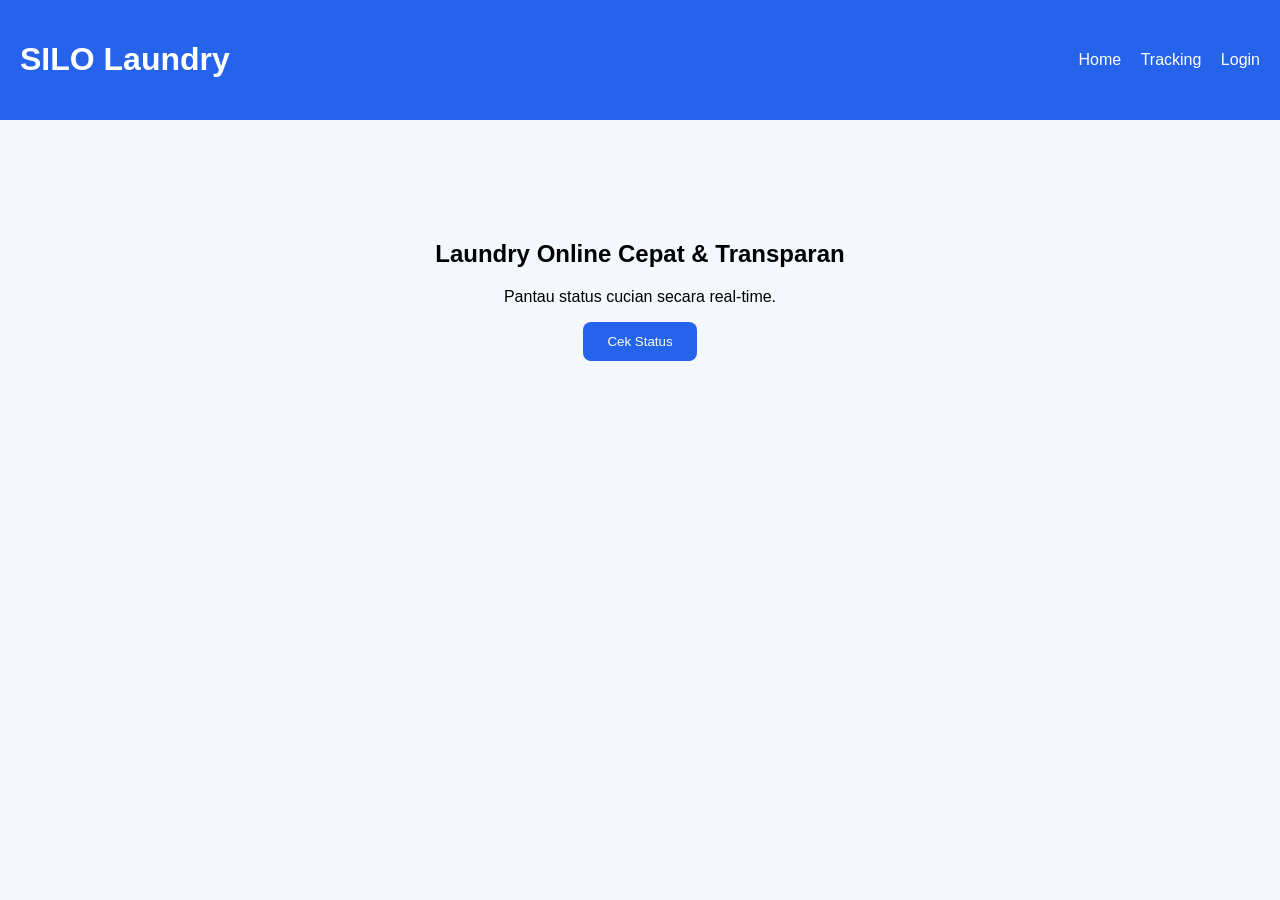
<file: index.html>
<!DOCTYPE html>
<html lang="id">
<head>
  <meta charset="UTF-8">
  <meta name="viewport" content="width=device-width, initial-scale=1.0">
  <title>SILO Laundry</title>
  <link rel="stylesheet" href="style.css">
</head>
<body>

  <header>
    <h1>SILO Laundry</h1>
    <nav>
      <a href="#">Home</a>
      <a href="#">Tracking</a>
      <a href="#">Login</a>
    </nav>
  </header>

  <main>
    <section class="hero">
      <h2>Laundry Online Cepat & Transparan</h2>
      <p>Pantau status cucian secara real-time.</p>

      <button>Cek Status</button>
    </section>
  </main>

  <script src="script.js"></script>
</body>
</html>
</file>
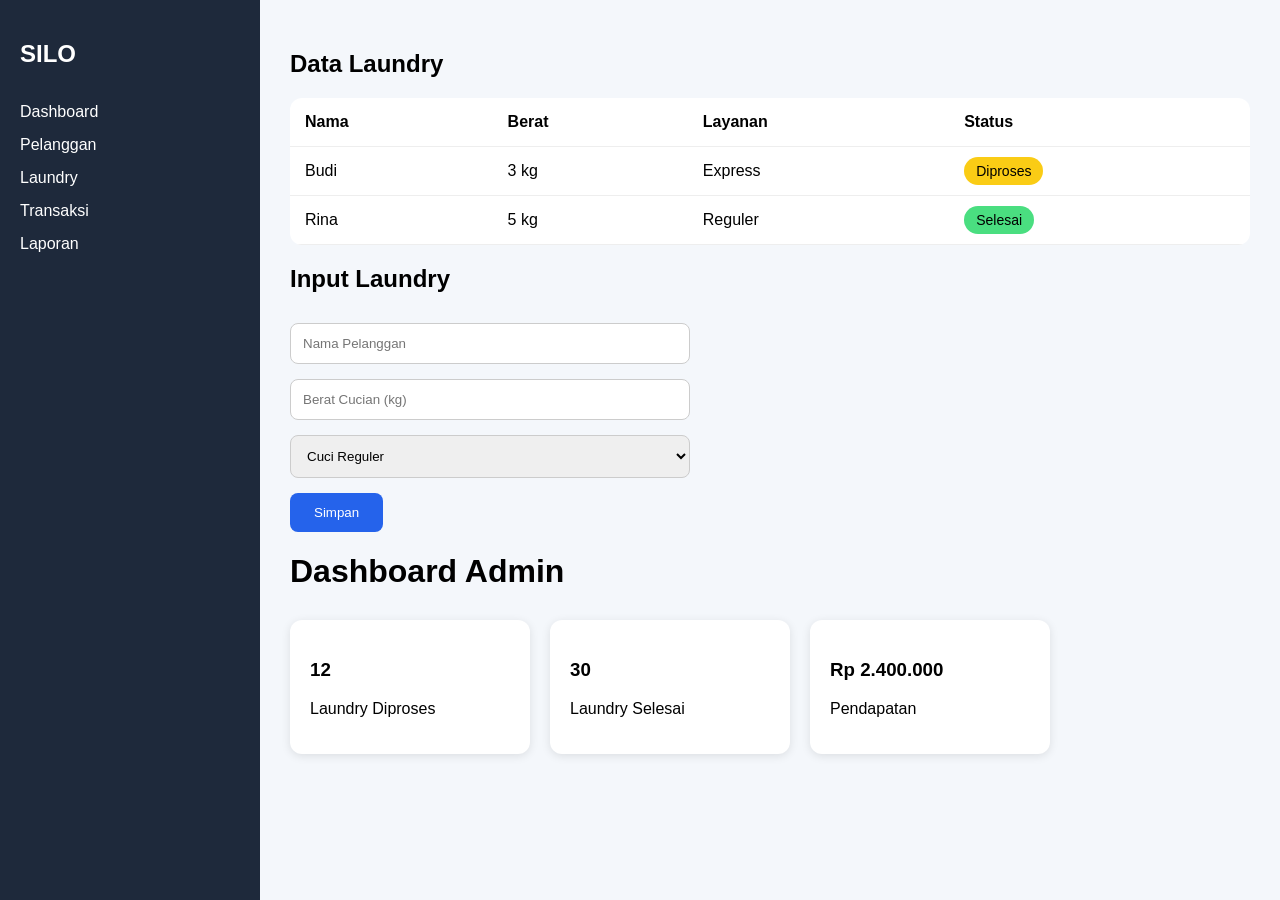
<file: dashboard.html>
<!DOCTYPE html>
<html lang="id">
<head>
  <meta charset="UTF-8">
  <meta name="viewport" content="width=device-width, initial-scale=1.0">
  <title>Dashboard SILO</title>
  <link rel="stylesheet" href="style.css">
</head>
<script src="script.js"></script>
<body>

<div class="dashboard">

  <aside class="sidebar">
    <h2>SILO</h2>

    <a href="#">Dashboard</a>
    <a href="#">Pelanggan</a>
    <a href="#">Laundry</a>
    <a href="#">Transaksi</a>
    <a href="#">Laporan</a>
  </aside>

  <main class="content">

    <h2>Data Laundry</h2>

<table class="laundry-table">

  <thead>
    <tr>
      <th>Nama</th>
      <th>Berat</th>
      <th>Layanan</th>
      <th>Status</th>
    </tr>
  </thead>

  <tbody id="laundryTableBody">

</tbody>

    <tr>
      <td>Budi</td>
      <td>3 kg</td>
      <td>Express</td>
      <td>
        <span class="status process">
          Diproses
        </span>
      </td>
    </tr>

    <tr>
      <td>Rina</td>
      <td>5 kg</td>
      <td>Reguler</td>
      <td>
        <span class="status done">
          Selesai
        </span>
      </td>
    </tr>

  </tbody>

</table>

    <h2>Input Laundry</h2>

<form class="laundry-form" id="laundryForm">

  <input
    type="text"
    id="customerName"
    placeholder="Nama Pelanggan"
    required
  >

  <input
    type="number"
    id="weight"
    placeholder="Berat Cucian (kg)"
    required
  >

  <select id="service">

    <option>Cuci Reguler</option>
    <option>Cuci Express</option>
    <option>Cuci + Setrika</option>

  </select>

  <button type="submit">
    Simpan
  </button>

</form>
    <h1>Dashboard Admin</h1>

    <div class="cards">

      <div class="card">
        <h3>12</h3>
        <p>Laundry Diproses</p>
      </div>

      <div class="card">
        <h3>30</h3>
        <p>Laundry Selesai</p>
      </div>

      <div class="card">
        <h3>Rp 2.400.000</h3>
        <p>Pendapatan</p>
      </div>

    </div>

  </main>

</div>

</body>
</html>
</file>
<file: style.css>
body {
  margin: 0;
  font-family: Arial, sans-serif;
  background: #f4f7fb;
}

header {
  background: #2563eb;
  color: white;
  padding: 20px;

  display: flex;
  justify-content: space-between;
  align-items: center;
}

nav a {
  color: white;
  text-decoration: none;
  margin-left: 15px;
}

.hero {
  text-align: center;
  padding: 100px 20px;
}

button {
  background: #2563eb;
  color: white;
  border: none;
  padding: 12px 24px;
  border-radius: 8px;
  cursor: pointer;
}

.dashboard {
  display: flex;
  min-height: 100vh;
}

.sidebar {
  width: 220px;
  background: #1e293b;
  color: white;
  padding: 20px;

  display: flex;
  flex-direction: column;
}

.sidebar a {
  color: white;
  text-decoration: none;
  margin-top: 15px;
}

.content {
  flex: 1;
  padding: 30px;
}

.cards {
  display: flex;
  gap: 20px;
  margin-top: 30px;
}

.card {
  background: white;
  padding: 20px;
  border-radius: 12px;
  width: 200px;

  box-shadow: 0 2px 10px rgba(0,0,0,0.1);
}

.laundry-form {
  margin-top: 30px;

  display: flex;
  flex-direction: column;
  gap: 15px;

  max-width: 400px;
}

.laundry-form input,
.laundry-form select {
  padding: 12px;
  border-radius: 8px;
  border: 1px solid #ccc;
}

.laundry-form button {
  width: fit-content;
}

.laundry-table {
  width: 100%;
  margin-top: 20px;

  border-collapse: collapse;
  background: white;

  border-radius: 12px;
  overflow: hidden;
}

.laundry-table th,
.laundry-table td {
  padding: 15px;
  border-bottom: 1px solid #eee;
  text-align: left;
}

.status {
  padding: 6px 12px;
  border-radius: 999px;
  font-size: 14px;
}

.process {
  background: #facc15;
}

.done {
  background: #4ade80;
}
</file>
